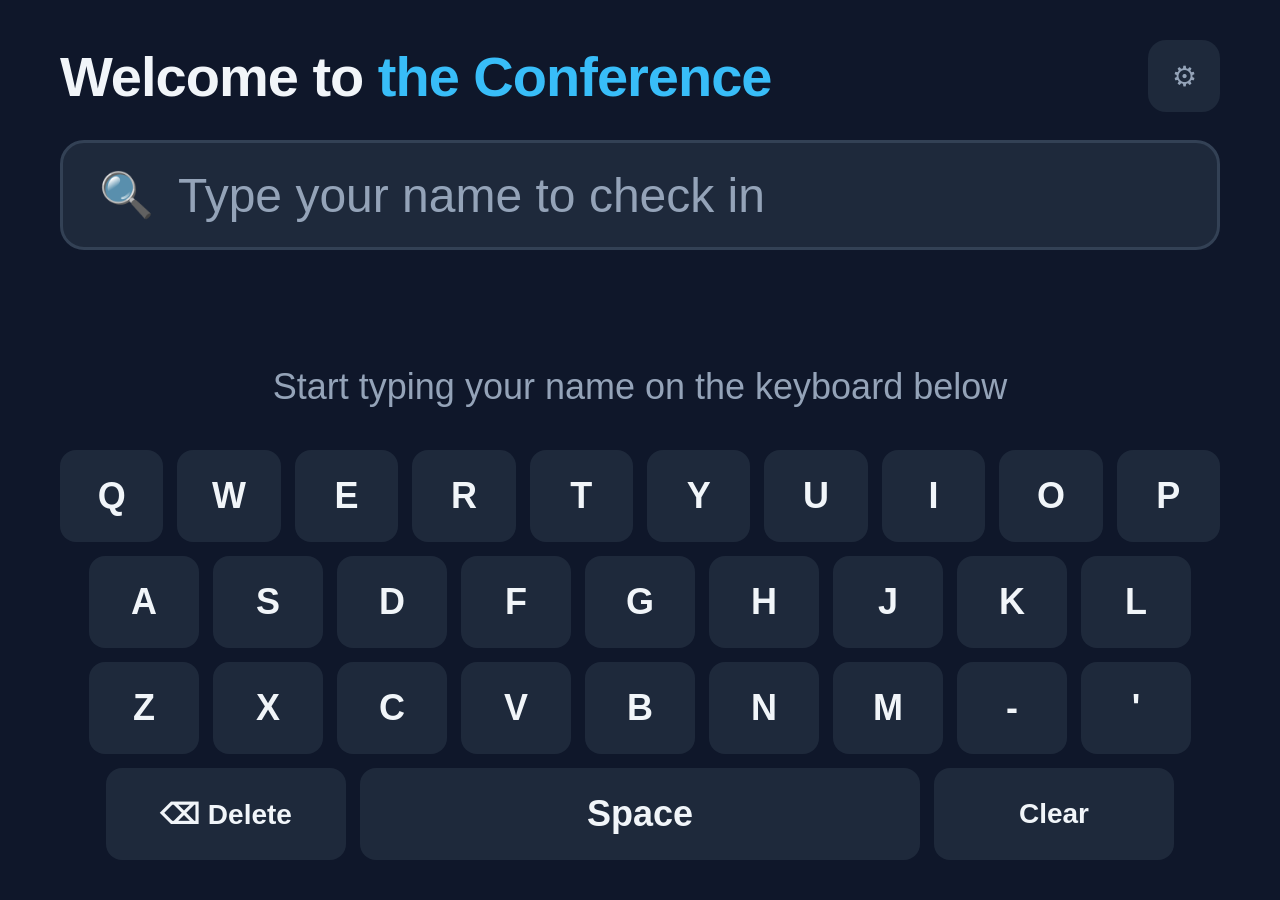
<file: visitor-check-in/index.html>
<!DOCTYPE html>
<html lang="en">
<head>
<meta charset="UTF-8">
<meta name="viewport" content="width=device-width, initial-scale=1.0, user-scalable=no">
<title>Conference Check-In</title>
<style>
  :root {
    --bg: #0f172a;
    --panel: #1e293b;
    --panel-light: #334155;
    --accent: #38bdf8;
    --accent-dark: #0284c7;
    --green: #22c55e;
    --green-dark: #16a34a;
    --red: #ef4444;
    --text: #f1f5f9;
    --text-dim: #94a3b8;
  }

  * { margin: 0; padding: 0; box-sizing: border-box; }

  html, body {
    height: 100%;
    overflow: hidden;
    font-family: -apple-system, "Segoe UI", Roboto, Helvetica, Arial, sans-serif;
    background: var(--bg);
    color: var(--text);
    -webkit-tap-highlight-color: transparent;
    user-select: none;
  }

  button {
    font-family: inherit;
    border: none;
    cursor: pointer;
    touch-action: manipulation;
  }

  /* ---------- Layout ---------- */
  #app {
    display: flex;
    flex-direction: column;
    height: 100%;
    padding: 40px 60px;
    gap: 28px;
  }

  header {
    display: flex;
    align-items: center;
    justify-content: space-between;
  }

  header h1 {
    font-size: 56px;
    font-weight: 800;
    letter-spacing: -1px;
  }

  header h1 span { color: var(--accent); }

  #adminBtn {
    background: var(--panel);
    color: var(--text-dim);
    font-size: 28px;
    width: 72px;
    height: 72px;
    border-radius: 18px;
  }

  /* ---------- Search ---------- */
  #searchBox {
    display: flex;
    align-items: center;
    background: var(--panel);
    border: 3px solid var(--panel-light);
    border-radius: 24px;
    padding: 0 36px;
    height: 110px;
    gap: 24px;
  }

  #searchBox .icon { font-size: 44px; color: var(--text-dim); }

  #searchInput {
    flex: 1;
    background: transparent;
    border: none;
    outline: none;
    color: var(--text);
    font-size: 48px;
    font-weight: 600;
    height: 100%;
    caret-color: var(--accent);
  }

  #searchInput::placeholder { color: var(--text-dim); font-weight: 400; }

  #clearBtn {
    background: var(--panel-light);
    color: var(--text);
    font-size: 30px;
    width: 64px;
    height: 64px;
    border-radius: 50%;
    display: none;
  }

  /* ---------- Results ---------- */
  #results {
    flex: 1;
    overflow-y: auto;
    display: grid;
    grid-template-columns: repeat(auto-fill, minmax(420px, 1fr));
    gap: 24px;
    align-content: start;
    padding-bottom: 8px;
  }

  .guest-card {
    background: var(--panel);
    border: 3px solid var(--panel-light);
    border-radius: 24px;
    padding: 32px 36px;
    text-align: left;
    color: var(--text);
    min-height: 140px;
    display: flex;
    flex-direction: column;
    justify-content: center;
    gap: 8px;
    transition: transform 0.08s;
  }

  .guest-card:active { transform: scale(0.97); border-color: var(--accent); }

  .guest-card .name { font-size: 38px; font-weight: 700; }
  .guest-card .company { font-size: 26px; color: var(--text-dim); }

  .guest-card .badge-tag {
    display: inline-block;
    font-size: 20px;
    font-weight: 700;
    color: var(--green);
    margin-top: 4px;
  }

  .guest-card.checked-in { border-color: var(--green); opacity: 0.85; }

  #emptyState {
    grid-column: 1 / -1;
    text-align: center;
    color: var(--text-dim);
    font-size: 36px;
    padding-top: 80px;
    line-height: 1.6;
  }

  /* ---------- On-screen keyboard ---------- */
  #keyboard {
    display: flex;
    flex-direction: column;
    gap: 14px;
  }

  .kb-row {
    display: flex;
    justify-content: center;
    gap: 14px;
  }

  .kb-key {
    background: var(--panel);
    color: var(--text);
    font-size: 36px;
    font-weight: 600;
    width: 110px;
    height: 92px;
    border-radius: 16px;
    transition: background 0.05s;
  }

  .kb-key:active { background: var(--accent-dark); }
  .kb-key.wide { width: 240px; font-size: 28px; }
  .kb-key.space { width: 560px; }

  /* ---------- Modal ---------- */
  .modal-overlay {
    position: fixed;
    inset: 0;
    background: rgba(0, 0, 0, 0.7);
    display: none;
    align-items: center;
    justify-content: center;
    z-index: 50;
  }

  .modal-overlay.open { display: flex; }

  .modal {
    background: var(--panel);
    border-radius: 32px;
    padding: 60px;
    width: 820px;
    max-width: 92vw;
    max-height: 90vh;
    overflow-y: auto;
    text-align: center;
  }

  .modal h2 { font-size: 48px; margin-bottom: 12px; }
  .modal .sub { font-size: 30px; color: var(--text-dim); margin-bottom: 44px; }

  .modal .big-name { font-size: 64px; font-weight: 800; margin-bottom: 8px; word-break: break-word; }
  .modal .big-company { font-size: 36px; color: var(--text-dim); margin-bottom: 48px; }

  .btn {
    border-radius: 20px;
    font-size: 34px;
    font-weight: 700;
    padding: 30px 48px;
    color: #fff;
  }

  .btn-primary { background: var(--green); }
  .btn-primary:active { background: var(--green-dark); }
  .btn-secondary { background: var(--panel-light); }
  .btn-accent { background: var(--accent-dark); }
  .btn-danger { background: var(--red); }
  .btn-block { display: block; width: 100%; margin-bottom: 20px; }

  .modal .btn-row { display: flex; gap: 20px; justify-content: center; }
  .modal .btn-row .btn { flex: 1; }

  /* ---------- Success screen ---------- */
  #successModal .check {
    width: 160px;
    height: 160px;
    border-radius: 50%;
    background: var(--green);
    color: #fff;
    font-size: 90px;
    line-height: 160px;
    margin: 0 auto 36px;
  }

  /* ---------- Admin ---------- */
  .admin-stats {
    display: flex;
    gap: 20px;
    margin-bottom: 36px;
  }

  .stat {
    flex: 1;
    background: var(--bg);
    border-radius: 20px;
    padding: 28px;
  }

  .stat .num { font-size: 56px; font-weight: 800; color: var(--accent); }
  .stat .label { font-size: 22px; color: var(--text-dim); }

  /* ---------- PIN pad ---------- */
  #pinDots { font-size: 48px; letter-spacing: 16px; margin-bottom: 36px; min-height: 64px; }

  .pin-grid {
    display: grid;
    grid-template-columns: repeat(3, 130px);
    gap: 18px;
    justify-content: center;
    margin-bottom: 36px;
  }

  .pin-key {
    background: var(--bg);
    color: var(--text);
    font-size: 40px;
    font-weight: 700;
    height: 110px;
    border-radius: 20px;
  }

  .pin-key:active { background: var(--accent-dark); }

  /* ---------- Walk-in registration ---------- */
  .walkin-cta { margin-top: 48px; }
  .walkin-cta .btn { font-size: 30px; display: inline-block; width: auto; }

  .walk-modal { width: 1240px; max-width: 96vw; text-align: left; }
  .walk-modal h2, .walk-modal .sub { text-align: center; }

  .field-label {
    display: block;
    font-size: 26px;
    color: var(--text-dim);
    margin: 22px 0 10px;
  }

  .walk-input {
    width: 100%;
    background: var(--bg);
    border: 3px solid var(--panel-light);
    border-radius: 16px;
    color: var(--text);
    font-size: 42px;
    font-weight: 600;
    padding: 0 24px;
    height: 92px;
    outline: none;
  }

  .walk-input::placeholder { color: var(--text-dim); font-weight: 400; }
  .walk-input.field-active { border-color: var(--accent); }

  .kb-compact { margin: 28px 0; display: flex; flex-direction: column; gap: 12px; }
  .kb-compact .kb-row { gap: 12px; }
  .kb-compact .kb-key { width: 100px; height: 80px; font-size: 32px; }
  .kb-compact .kb-key.wide { width: 190px; font-size: 26px; }
  .kb-compact .kb-key.space { width: 460px; }

  /* ---------- Print: 3x3 inch badge ---------- */
  #printArea { display: none; }

  @media print {
    @page { size: 3in 3in; margin: 0; }

    body { overflow: visible; background: #fff; }
    #app, .modal-overlay { display: none !important; }

    #printArea {
      display: flex;
      flex-direction: column;
      width: 3in;
      height: 3in;
      padding: 0.18in;
      background: #fff;
      color: #000;
      text-align: center;
      box-sizing: border-box;
    }

    #printArea .badge-event {
      font-size: 13pt;
      font-weight: 800;
      text-transform: uppercase;
      letter-spacing: 1px;
      border-bottom: 2.5pt solid #000;
      padding-bottom: 0.07in;
    }

    #printArea .badge-middle {
      flex: 1;
      display: flex;
      flex-direction: column;
      justify-content: center;
      gap: 0.06in;
      overflow: hidden;
    }

    #printArea .badge-name {
      font-weight: 800;
      line-height: 1.05;
      word-break: break-word;
    }

    #printArea .badge-company { font-size: 14pt; color: #333; word-break: break-word; }

    #printArea .badge-footer {
      display: flex;
      align-items: center;
      justify-content: space-between;
      gap: 0.12in;
      border-top: 2.5pt solid #000;
      padding-top: 0.07in;
    }

    #printArea .badge-footer.no-qr { justify-content: center; }

    #printArea .badge-role {
      font-size: 11pt;
      font-weight: 700;
      letter-spacing: 4px;
      text-transform: uppercase;
      text-align: left;
    }

    #printArea #badgeQr {
      flex: 0 0 auto;
      width: 0.85in;
      height: 0.85in;
    }

    #printArea #badgeQr svg { width: 100%; height: 100%; display: block; }
  }
</style>
</head>
<body>

<div id="app">
  <header>
    <h1 id="eventTitle">Welcome to <span>the Conference</span></h1>
    <button id="adminBtn" aria-label="Admin">&#9881;</button>
  </header>

  <div id="searchBox">
    <span class="icon">&#128269;</span>
    <input id="searchInput" type="text" placeholder="Type your name to check in" readonly>
    <button id="clearBtn">&#10005;</button>
  </div>

  <div id="results">
    <div id="emptyState">Start typing your name on the keyboard below</div>
  </div>

  <div id="keyboard"></div>
</div>

<!-- Confirm check-in -->
<div class="modal-overlay" id="confirmModal">
  <div class="modal">
    <h2>Is this you?</h2>
    <p class="sub" id="confirmSub">Confirm to check in and print your badge</p>
    <div class="big-name" id="confirmName"></div>
    <div class="big-company" id="confirmCompany"></div>
    <div class="btn-row">
      <button class="btn btn-secondary" id="confirmCancel">Back</button>
      <button class="btn btn-primary" id="confirmOk">Check In &amp; Print Badge</button>
    </div>
  </div>
</div>

<!-- Success -->
<div class="modal-overlay" id="successModal">
  <div class="modal">
    <div class="check">&#10003;</div>
    <h2 id="successName">You're checked in!</h2>
    <p class="sub">Your badge is printing. Enjoy the conference!</p>
    <button class="btn btn-primary" id="successDone" style="width:100%">Done</button>
  </div>
</div>

<!-- Walk-in registration -->
<div class="modal-overlay" id="walkModal">
  <div class="modal walk-modal">
    <h2>Walk-In Check-In</h2>
    <p class="sub">Not on the list? Add your details to check in and print a badge.</p>
    <label class="field-label" for="walkName">Your name</label>
    <input id="walkName" class="walk-input" type="text" placeholder="Full name" readonly>
    <label class="field-label" for="walkCompany">Company / organization</label>
    <input id="walkCompany" class="walk-input" type="text" placeholder="Optional" readonly>
    <div id="walkKeyboard" class="kb-compact"></div>
    <div class="btn-row">
      <button class="btn btn-secondary" id="walkCancel">Cancel</button>
      <button class="btn btn-primary" id="walkOk">Check In &amp; Print Badge</button>
    </div>
  </div>
</div>

<!-- PIN pad -->
<div class="modal-overlay" id="pinModal">
  <div class="modal" style="width:560px">
    <h2>Staff Access</h2>
    <p class="sub">Enter the admin PIN</p>
    <div id="pinDots"></div>
    <div class="pin-grid" id="pinGrid"></div>
    <button class="btn btn-secondary" id="pinCancel" style="width:100%">Cancel</button>
  </div>
</div>

<!-- Admin panel -->
<div class="modal-overlay" id="adminModal">
  <div class="modal" style="text-align:left">
    <h2 style="text-align:center">Admin</h2>
    <p class="sub" style="text-align:center">Manage the guest list and check-ins</p>

    <div class="admin-stats">
      <div class="stat"><div class="num" id="statTotal">0</div><div class="label">Registered</div></div>
      <div class="stat"><div class="num" id="statIn">0</div><div class="label">Checked in</div></div>
      <div class="stat"><div class="num" id="statRemaining">0</div><div class="label">Remaining</div></div>
    </div>

    <button class="btn btn-accent btn-block" id="uploadBtn">Upload Guest List (CSV)</button>
    <input type="file" id="csvFile" accept=".csv,text/csv" style="display:none">
    <button class="btn btn-accent btn-block" id="renameBtn">Set Event Name</button>
    <button class="btn btn-secondary btn-block" id="exportBtn">Export Check-In Report (CSV)</button>
    <button class="btn btn-secondary btn-block" id="qrToggleBtn">Badge QR Code: On</button>
    <button class="btn btn-secondary btn-block" id="testPrintBtn">Print Test Badge</button>
    <button class="btn btn-danger btn-block" id="resetBtn">Reset All Check-Ins</button>
    <button class="btn btn-secondary btn-block" id="adminClose" style="margin-bottom:0">Close</button>
  </div>
</div>

<!-- 3in x 3in printable badge -->
<div id="printArea">
  <div class="badge-event" id="badgeEvent"></div>
  <div class="badge-middle">
    <div class="badge-name" id="badgeName"></div>
    <div class="badge-company" id="badgeCompany"></div>
  </div>
  <div class="badge-footer" id="badgeFooter">
    <span class="badge-role">Attendee</span>
    <span id="badgeQr"></span>
  </div>
</div>

<script>
//---------------------------------------------------------------------
//
// QR Code Generator for JavaScript
//
// Copyright (c) 2009 Kazuhiko Arase
//
// URL: http://www.d-project.com/
//
// Licensed under the MIT license:
//  http://www.opensource.org/licenses/mit-license.php
//
// The word 'QR Code' is registered trademark of
// DENSO WAVE INCORPORATED
//  http://www.denso-wave.com/qrcode/faqpatent-e.html
//
//---------------------------------------------------------------------

var qrcode = function() {

  //---------------------------------------------------------------------
  // qrcode
  //---------------------------------------------------------------------

  /**
   * qrcode
   * @param typeNumber 1 to 40
   * @param errorCorrectionLevel 'L','M','Q','H'
   */
  var qrcode = function(typeNumber, errorCorrectionLevel) {

    var PAD0 = 0xEC;
    var PAD1 = 0x11;

    var _typeNumber = typeNumber;
    var _errorCorrectionLevel = QRErrorCorrectionLevel[errorCorrectionLevel];
    var _modules = null;
    var _moduleCount = 0;
    var _dataCache = null;
    var _dataList = [];

    var _this = {};

    var makeImpl = function(test, maskPattern) {

      _moduleCount = _typeNumber * 4 + 17;
      _modules = function(moduleCount) {
        var modules = new Array(moduleCount);
        for (var row = 0; row < moduleCount; row += 1) {
          modules[row] = new Array(moduleCount);
          for (var col = 0; col < moduleCount; col += 1) {
            modules[row][col] = null;
          }
        }
        return modules;
      }(_moduleCount);

      setupPositionProbePattern(0, 0);
      setupPositionProbePattern(_moduleCount - 7, 0);
      setupPositionProbePattern(0, _moduleCount - 7);
      setupPositionAdjustPattern();
      setupTimingPattern();
      setupTypeInfo(test, maskPattern);

      if (_typeNumber >= 7) {
        setupTypeNumber(test);
      }

      if (_dataCache == null) {
        _dataCache = createData(_typeNumber, _errorCorrectionLevel, _dataList);
      }

      mapData(_dataCache, maskPattern);
    };

    var setupPositionProbePattern = function(row, col) {

      for (var r = -1; r <= 7; r += 1) {

        if (row + r <= -1 || _moduleCount <= row + r) continue;

        for (var c = -1; c <= 7; c += 1) {

          if (col + c <= -1 || _moduleCount <= col + c) continue;

          if ( (0 <= r && r <= 6 && (c == 0 || c == 6) )
              || (0 <= c && c <= 6 && (r == 0 || r == 6) )
              || (2 <= r && r <= 4 && 2 <= c && c <= 4) ) {
            _modules[row + r][col + c] = true;
          } else {
            _modules[row + r][col + c] = false;
          }
        }
      }
    };

    var getBestMaskPattern = function() {

      var minLostPoint = 0;
      var pattern = 0;

      for (var i = 0; i < 8; i += 1) {

        makeImpl(true, i);

        var lostPoint = QRUtil.getLostPoint(_this);

        if (i == 0 || minLostPoint > lostPoint) {
          minLostPoint = lostPoint;
          pattern = i;
        }
      }

      return pattern;
    };

    var setupTimingPattern = function() {

      for (var r = 8; r < _moduleCount - 8; r += 1) {
        if (_modules[r][6] != null) {
          continue;
        }
        _modules[r][6] = (r % 2 == 0);
      }

      for (var c = 8; c < _moduleCount - 8; c += 1) {
        if (_modules[6][c] != null) {
          continue;
        }
        _modules[6][c] = (c % 2 == 0);
      }
    };

    var setupPositionAdjustPattern = function() {

      var pos = QRUtil.getPatternPosition(_typeNumber);

      for (var i = 0; i < pos.length; i += 1) {

        for (var j = 0; j < pos.length; j += 1) {

          var row = pos[i];
          var col = pos[j];

          if (_modules[row][col] != null) {
            continue;
          }

          for (var r = -2; r <= 2; r += 1) {

            for (var c = -2; c <= 2; c += 1) {

              if (r == -2 || r == 2 || c == -2 || c == 2
                  || (r == 0 && c == 0) ) {
                _modules[row + r][col + c] = true;
              } else {
                _modules[row + r][col + c] = false;
              }
            }
          }
        }
      }
    };

    var setupTypeNumber = function(test) {

      var bits = QRUtil.getBCHTypeNumber(_typeNumber);

      for (var i = 0; i < 18; i += 1) {
        var mod = (!test && ( (bits >> i) & 1) == 1);
        _modules[Math.floor(i / 3)][i % 3 + _moduleCount - 8 - 3] = mod;
      }

      for (var i = 0; i < 18; i += 1) {
        var mod = (!test && ( (bits >> i) & 1) == 1);
        _modules[i % 3 + _moduleCount - 8 - 3][Math.floor(i / 3)] = mod;
      }
    };

    var setupTypeInfo = function(test, maskPattern) {

      var data = (_errorCorrectionLevel << 3) | maskPattern;
      var bits = QRUtil.getBCHTypeInfo(data);

      // vertical
      for (var i = 0; i < 15; i += 1) {

        var mod = (!test && ( (bits >> i) & 1) == 1);

        if (i < 6) {
          _modules[i][8] = mod;
        } else if (i < 8) {
          _modules[i + 1][8] = mod;
        } else {
          _modules[_moduleCount - 15 + i][8] = mod;
        }
      }

      // horizontal
      for (var i = 0; i < 15; i += 1) {

        var mod = (!test && ( (bits >> i) & 1) == 1);

        if (i < 8) {
          _modules[8][_moduleCount - i - 1] = mod;
        } else if (i < 9) {
          _modules[8][15 - i - 1 + 1] = mod;
        } else {
          _modules[8][15 - i - 1] = mod;
        }
      }

      // fixed module
      _modules[_moduleCount - 8][8] = (!test);
    };

    var mapData = function(data, maskPattern) {

      var inc = -1;
      var row = _moduleCount - 1;
      var bitIndex = 7;
      var byteIndex = 0;
      var maskFunc = QRUtil.getMaskFunction(maskPattern);

      for (var col = _moduleCount - 1; col > 0; col -= 2) {

        if (col == 6) col -= 1;

        while (true) {

          for (var c = 0; c < 2; c += 1) {

            if (_modules[row][col - c] == null) {

              var dark = false;

              if (byteIndex < data.length) {
                dark = ( ( (data[byteIndex] >>> bitIndex) & 1) == 1);
              }

              var mask = maskFunc(row, col - c);

              if (mask) {
                dark = !dark;
              }

              _modules[row][col - c] = dark;
              bitIndex -= 1;

              if (bitIndex == -1) {
                byteIndex += 1;
                bitIndex = 7;
              }
            }
          }

          row += inc;

          if (row < 0 || _moduleCount <= row) {
            row -= inc;
            inc = -inc;
            break;
          }
        }
      }
    };

    var createBytes = function(buffer, rsBlocks) {

      var offset = 0;

      var maxDcCount = 0;
      var maxEcCount = 0;

      var dcdata = new Array(rsBlocks.length);
      var ecdata = new Array(rsBlocks.length);

      for (var r = 0; r < rsBlocks.length; r += 1) {

        var dcCount = rsBlocks[r].dataCount;
        var ecCount = rsBlocks[r].totalCount - dcCount;

        maxDcCount = Math.max(maxDcCount, dcCount);
        maxEcCount = Math.max(maxEcCount, ecCount);

        dcdata[r] = new Array(dcCount);

        for (var i = 0; i < dcdata[r].length; i += 1) {
          dcdata[r][i] = 0xff & buffer.getBuffer()[i + offset];
        }
        offset += dcCount;

        var rsPoly = QRUtil.getErrorCorrectPolynomial(ecCount);
        var rawPoly = qrPolynomial(dcdata[r], rsPoly.getLength() - 1);

        var modPoly = rawPoly.mod(rsPoly);
        ecdata[r] = new Array(rsPoly.getLength() - 1);
        for (var i = 0; i < ecdata[r].length; i += 1) {
          var modIndex = i + modPoly.getLength() - ecdata[r].length;
          ecdata[r][i] = (modIndex >= 0)? modPoly.getAt(modIndex) : 0;
        }
      }

      var totalCodeCount = 0;
      for (var i = 0; i < rsBlocks.length; i += 1) {
        totalCodeCount += rsBlocks[i].totalCount;
      }

      var data = new Array(totalCodeCount);
      var index = 0;

      for (var i = 0; i < maxDcCount; i += 1) {
        for (var r = 0; r < rsBlocks.length; r += 1) {
          if (i < dcdata[r].length) {
            data[index] = dcdata[r][i];
            index += 1;
          }
        }
      }

      for (var i = 0; i < maxEcCount; i += 1) {
        for (var r = 0; r < rsBlocks.length; r += 1) {
          if (i < ecdata[r].length) {
            data[index] = ecdata[r][i];
            index += 1;
          }
        }
      }

      return data;
    };

    var createData = function(typeNumber, errorCorrectionLevel, dataList) {

      var rsBlocks = QRRSBlock.getRSBlocks(typeNumber, errorCorrectionLevel);

      var buffer = qrBitBuffer();

      for (var i = 0; i < dataList.length; i += 1) {
        var data = dataList[i];
        buffer.put(data.getMode(), 4);
        buffer.put(data.getLength(), QRUtil.getLengthInBits(data.getMode(), typeNumber) );
        data.write(buffer);
      }

      // calc num max data.
      var totalDataCount = 0;
      for (var i = 0; i < rsBlocks.length; i += 1) {
        totalDataCount += rsBlocks[i].dataCount;
      }

      if (buffer.getLengthInBits() > totalDataCount * 8) {
        throw 'code length overflow. ('
          + buffer.getLengthInBits()
          + '>'
          + totalDataCount * 8
          + ')';
      }

      // end code
      if (buffer.getLengthInBits() + 4 <= totalDataCount * 8) {
        buffer.put(0, 4);
      }

      // padding
      while (buffer.getLengthInBits() % 8 != 0) {
        buffer.putBit(false);
      }

      // padding
      while (true) {

        if (buffer.getLengthInBits() >= totalDataCount * 8) {
          break;
        }
        buffer.put(PAD0, 8);

        if (buffer.getLengthInBits() >= totalDataCount * 8) {
          break;
        }
        buffer.put(PAD1, 8);
      }

      return createBytes(buffer, rsBlocks);
    };

    _this.addData = function(data, mode) {

      mode = mode || 'Byte';

      var newData = null;

      switch(mode) {
      case 'Numeric' :
        newData = qrNumber(data);
        break;
      case 'Alphanumeric' :
        newData = qrAlphaNum(data);
        break;
      case 'Byte' :
        newData = qr8BitByte(data);
        break;
      case 'Kanji' :
        newData = qrKanji(data);
        break;
      default :
        throw 'mode:' + mode;
      }

      _dataList.push(newData);
      _dataCache = null;
    };

    _this.isDark = function(row, col) {
      if (row < 0 || _moduleCount <= row || col < 0 || _moduleCount <= col) {
        throw row + ',' + col;
      }
      return _modules[row][col];
    };

    _this.getModuleCount = function() {
      return _moduleCount;
    };

    _this.make = function() {
      if (_typeNumber < 1) {
        var typeNumber = 1;

        for (; typeNumber < 40; typeNumber++) {
          var rsBlocks = QRRSBlock.getRSBlocks(typeNumber, _errorCorrectionLevel);
          var buffer = qrBitBuffer();

          for (var i = 0; i < _dataList.length; i++) {
            var data = _dataList[i];
            buffer.put(data.getMode(), 4);
            buffer.put(data.getLength(), QRUtil.getLengthInBits(data.getMode(), typeNumber) );
            data.write(buffer);
          }

          var totalDataCount = 0;
          for (var i = 0; i < rsBlocks.length; i++) {
            totalDataCount += rsBlocks[i].dataCount;
          }

          if (buffer.getLengthInBits() <= totalDataCount * 8) {
            break;
          }
        }

        _typeNumber = typeNumber;
      }

      makeImpl(false, getBestMaskPattern() );
    };

    _this.createTableTag = function(cellSize, margin) {

      cellSize = cellSize || 2;
      margin = (typeof margin == 'undefined')? cellSize * 4 : margin;

      var qrHtml = '';

      qrHtml += '<table style="';
      qrHtml += ' border-width: 0px; border-style: none;';
      qrHtml += ' border-collapse: collapse;';
      qrHtml += ' padding: 0px; margin: ' + margin + 'px;';
      qrHtml += '">';
      qrHtml += '<tbody>';

      for (var r = 0; r < _this.getModuleCount(); r += 1) {

        qrHtml += '<tr>';

        for (var c = 0; c < _this.getModuleCount(); c += 1) {
          qrHtml += '<td style="';
          qrHtml += ' border-width: 0px; border-style: none;';
          qrHtml += ' border-collapse: collapse;';
          qrHtml += ' padding: 0px; margin: 0px;';
          qrHtml += ' width: ' + cellSize + 'px;';
          qrHtml += ' height: ' + cellSize + 'px;';
          qrHtml += ' background-color: ';
          qrHtml += _this.isDark(r, c)? '#000000' : '#ffffff';
          qrHtml += ';';
          qrHtml += '"/>';
        }

        qrHtml += '</tr>';
      }

      qrHtml += '</tbody>';
      qrHtml += '</table>';

      return qrHtml;
    };

    _this.createSvgTag = function(cellSize, margin, alt, title) {

      var opts = {};
      if (typeof arguments[0] == 'object') {
        // Called by options.
        opts = arguments[0];
        // overwrite cellSize and margin.
        cellSize = opts.cellSize;
        margin = opts.margin;
        alt = opts.alt;
        title = opts.title;
      }

      cellSize = cellSize || 2;
      margin = (typeof margin == 'undefined')? cellSize * 4 : margin;

      // Compose alt property surrogate
      alt = (typeof alt === 'string') ? {text: alt} : alt || {};
      alt.text = alt.text || null;
      alt.id = (alt.text) ? alt.id || 'qrcode-description' : null;

      // Compose title property surrogate
      title = (typeof title === 'string') ? {text: title} : title || {};
      title.text = title.text || null;
      title.id = (title.text) ? title.id || 'qrcode-title' : null;

      var size = _this.getModuleCount() * cellSize + margin * 2;
      var c, mc, r, mr, qrSvg='', rect;

      rect = 'l' + cellSize + ',0 0,' + cellSize +
        ' -' + cellSize + ',0 0,-' + cellSize + 'z ';

      qrSvg += '<svg version="1.1" xmlns="http://www.w3.org/2000/svg"';
      qrSvg += !opts.scalable ? ' width="' + size + 'px" height="' + size + 'px"' : '';
      qrSvg += ' viewBox="0 0 ' + size + ' ' + size + '" ';
      qrSvg += ' preserveAspectRatio="xMinYMin meet"';
      qrSvg += (title.text || alt.text) ? ' role="img" aria-labelledby="' +
          escapeXml([title.id, alt.id].join(' ').trim() ) + '"' : '';
      qrSvg += '>';
      qrSvg += (title.text) ? '<title id="' + escapeXml(title.id) + '">' +
          escapeXml(title.text) + '</title>' : '';
      qrSvg += (alt.text) ? '<description id="' + escapeXml(alt.id) + '">' +
          escapeXml(alt.text) + '</description>' : '';
      qrSvg += '<rect width="100%" height="100%" fill="white" cx="0" cy="0"/>';
      qrSvg += '<path d="';

      for (r = 0; r < _this.getModuleCount(); r += 1) {
        mr = r * cellSize + margin;
        for (c = 0; c < _this.getModuleCount(); c += 1) {
          if (_this.isDark(r, c) ) {
            mc = c*cellSize+margin;
            qrSvg += 'M' + mc + ',' + mr + rect;
          }
        }
      }

      qrSvg += '" stroke="transparent" fill="black"/>';
      qrSvg += '</svg>';

      return qrSvg;
    };

    _this.createDataURL = function(cellSize, margin) {

      cellSize = cellSize || 2;
      margin = (typeof margin == 'undefined')? cellSize * 4 : margin;

      var size = _this.getModuleCount() * cellSize + margin * 2;
      var min = margin;
      var max = size - margin;

      return createDataURL(size, size, function(x, y) {
        if (min <= x && x < max && min <= y && y < max) {
          var c = Math.floor( (x - min) / cellSize);
          var r = Math.floor( (y - min) / cellSize);
          return _this.isDark(r, c)? 0 : 1;
        } else {
          return 1;
        }
      } );
    };

    _this.createImgTag = function(cellSize, margin, alt) {

      cellSize = cellSize || 2;
      margin = (typeof margin == 'undefined')? cellSize * 4 : margin;

      var size = _this.getModuleCount() * cellSize + margin * 2;

      var img = '';
      img += '<img';
      img += '\u0020src="';
      img += _this.createDataURL(cellSize, margin);
      img += '"';
      img += '\u0020width="';
      img += size;
      img += '"';
      img += '\u0020height="';
      img += size;
      img += '"';
      if (alt) {
        img += '\u0020alt="';
        img += escapeXml(alt);
        img += '"';
      }
      img += '/>';

      return img;
    };

    var escapeXml = function(s) {
      var escaped = '';
      for (var i = 0; i < s.length; i += 1) {
        var c = s.charAt(i);
        switch(c) {
        case '<': escaped += '&lt;'; break;
        case '>': escaped += '&gt;'; break;
        case '&': escaped += '&amp;'; break;
        case '"': escaped += '&quot;'; break;
        default : escaped += c; break;
        }
      }
      return escaped;
    };

    var _createHalfASCII = function(margin) {
      var cellSize = 1;
      margin = (typeof margin == 'undefined')? cellSize * 2 : margin;

      var size = _this.getModuleCount() * cellSize + margin * 2;
      var min = margin;
      var max = size - margin;

      var y, x, r1, r2, p;

      var blocks = {
        '██': '█',
        '█ ': '▀',
        ' █': '▄',
        '  ': ' '
      };

      var blocksLastLineNoMargin = {
        '██': '▀',
        '█ ': '▀',
        ' █': ' ',
        '  ': ' '
      };

      var ascii = '';
      for (y = 0; y < size; y += 2) {
        r1 = Math.floor((y - min) / cellSize);
        r2 = Math.floor((y + 1 - min) / cellSize);
        for (x = 0; x < size; x += 1) {
          p = '█';

          if (min <= x && x < max && min <= y && y < max && _this.isDark(r1, Math.floor((x - min) / cellSize))) {
            p = ' ';
          }

          if (min <= x && x < max && min <= y+1 && y+1 < max && _this.isDark(r2, Math.floor((x - min) / cellSize))) {
            p += ' ';
          }
          else {
            p += '█';
          }

          // Output 2 characters per pixel, to create full square. 1 character per pixels gives only half width of square.
          ascii += (margin < 1 && y+1 >= max) ? blocksLastLineNoMargin[p] : blocks[p];
        }

        ascii += '\n';
      }

      if (size % 2 && margin > 0) {
        return ascii.substring(0, ascii.length - size - 1) + Array(size+1).join('▀');
      }

      return ascii.substring(0, ascii.length-1);
    };

    _this.createASCII = function(cellSize, margin) {
      cellSize = cellSize || 1;

      if (cellSize < 2) {
        return _createHalfASCII(margin);
      }

      cellSize -= 1;
      margin = (typeof margin == 'undefined')? cellSize * 2 : margin;

      var size = _this.getModuleCount() * cellSize + margin * 2;
      var min = margin;
      var max = size - margin;

      var y, x, r, p;

      var white = Array(cellSize+1).join('██');
      var black = Array(cellSize+1).join('  ');

      var ascii = '';
      var line = '';
      for (y = 0; y < size; y += 1) {
        r = Math.floor( (y - min) / cellSize);
        line = '';
        for (x = 0; x < size; x += 1) {
          p = 1;

          if (min <= x && x < max && min <= y && y < max && _this.isDark(r, Math.floor((x - min) / cellSize))) {
            p = 0;
          }

          // Output 2 characters per pixel, to create full square. 1 character per pixels gives only half width of square.
          line += p ? white : black;
        }

        for (r = 0; r < cellSize; r += 1) {
          ascii += line + '\n';
        }
      }

      return ascii.substring(0, ascii.length-1);
    };

    _this.renderTo2dContext = function(context, cellSize) {
      cellSize = cellSize || 2;
      var length = _this.getModuleCount();
      for (var row = 0; row < length; row++) {
        for (var col = 0; col < length; col++) {
          context.fillStyle = _this.isDark(row, col) ? 'black' : 'white';
          context.fillRect(col * cellSize, row * cellSize, cellSize, cellSize);
        }
      }
    }

    return _this;
  };

  //---------------------------------------------------------------------
  // qrcode.stringToBytes
  //---------------------------------------------------------------------

  qrcode.stringToBytesFuncs = {
    'default' : function(s) {
      var bytes = [];
      for (var i = 0; i < s.length; i += 1) {
        var c = s.charCodeAt(i);
        bytes.push(c & 0xff);
      }
      return bytes;
    }
  };

  qrcode.stringToBytes = qrcode.stringToBytesFuncs['default'];

  //---------------------------------------------------------------------
  // qrcode.createStringToBytes
  //---------------------------------------------------------------------

  /**
   * @param unicodeData base64 string of byte array.
   * [16bit Unicode],[16bit Bytes], ...
   * @param numChars
   */
  qrcode.createStringToBytes = function(unicodeData, numChars) {

    // create conversion map.

    var unicodeMap = function() {

      var bin = base64DecodeInputStream(unicodeData);
      var read = function() {
        var b = bin.read();
        if (b == -1) throw 'eof';
        return b;
      };

      var count = 0;
      var unicodeMap = {};
      while (true) {
        var b0 = bin.read();
        if (b0 == -1) break;
        var b1 = read();
        var b2 = read();
        var b3 = read();
        var k = String.fromCharCode( (b0 << 8) | b1);
        var v = (b2 << 8) | b3;
        unicodeMap[k] = v;
        count += 1;
      }
      if (count != numChars) {
        throw count + ' != ' + numChars;
      }

      return unicodeMap;
    }();

    var unknownChar = '?'.charCodeAt(0);

    return function(s) {
      var bytes = [];
      for (var i = 0; i < s.length; i += 1) {
        var c = s.charCodeAt(i);
        if (c < 128) {
          bytes.push(c);
        } else {
          var b = unicodeMap[s.charAt(i)];
          if (typeof b == 'number') {
            if ( (b & 0xff) == b) {
              // 1byte
              bytes.push(b);
            } else {
              // 2bytes
              bytes.push(b >>> 8);
              bytes.push(b & 0xff);
            }
          } else {
            bytes.push(unknownChar);
          }
        }
      }
      return bytes;
    };
  };

  //---------------------------------------------------------------------
  // QRMode
  //---------------------------------------------------------------------

  var QRMode = {
    MODE_NUMBER :    1 << 0,
    MODE_ALPHA_NUM : 1 << 1,
    MODE_8BIT_BYTE : 1 << 2,
    MODE_KANJI :     1 << 3
  };

  //---------------------------------------------------------------------
  // QRErrorCorrectionLevel
  //---------------------------------------------------------------------

  var QRErrorCorrectionLevel = {
    L : 1,
    M : 0,
    Q : 3,
    H : 2
  };

  //---------------------------------------------------------------------
  // QRMaskPattern
  //---------------------------------------------------------------------

  var QRMaskPattern = {
    PATTERN000 : 0,
    PATTERN001 : 1,
    PATTERN010 : 2,
    PATTERN011 : 3,
    PATTERN100 : 4,
    PATTERN101 : 5,
    PATTERN110 : 6,
    PATTERN111 : 7
  };

  //---------------------------------------------------------------------
  // QRUtil
  //---------------------------------------------------------------------

  var QRUtil = function() {

    var PATTERN_POSITION_TABLE = [
      [],
      [6, 18],
      [6, 22],
      [6, 26],
      [6, 30],
      [6, 34],
      [6, 22, 38],
      [6, 24, 42],
      [6, 26, 46],
      [6, 28, 50],
      [6, 30, 54],
      [6, 32, 58],
      [6, 34, 62],
      [6, 26, 46, 66],
      [6, 26, 48, 70],
      [6, 26, 50, 74],
      [6, 30, 54, 78],
      [6, 30, 56, 82],
      [6, 30, 58, 86],
      [6, 34, 62, 90],
      [6, 28, 50, 72, 94],
      [6, 26, 50, 74, 98],
      [6, 30, 54, 78, 102],
      [6, 28, 54, 80, 106],
      [6, 32, 58, 84, 110],
      [6, 30, 58, 86, 114],
      [6, 34, 62, 90, 118],
      [6, 26, 50, 74, 98, 122],
      [6, 30, 54, 78, 102, 126],
      [6, 26, 52, 78, 104, 130],
      [6, 30, 56, 82, 108, 134],
      [6, 34, 60, 86, 112, 138],
      [6, 30, 58, 86, 114, 142],
      [6, 34, 62, 90, 118, 146],
      [6, 30, 54, 78, 102, 126, 150],
      [6, 24, 50, 76, 102, 128, 154],
      [6, 28, 54, 80, 106, 132, 158],
      [6, 32, 58, 84, 110, 136, 162],
      [6, 26, 54, 82, 110, 138, 166],
      [6, 30, 58, 86, 114, 142, 170]
    ];
    var G15 = (1 << 10) | (1 << 8) | (1 << 5) | (1 << 4) | (1 << 2) | (1 << 1) | (1 << 0);
    var G18 = (1 << 12) | (1 << 11) | (1 << 10) | (1 << 9) | (1 << 8) | (1 << 5) | (1 << 2) | (1 << 0);
    var G15_MASK = (1 << 14) | (1 << 12) | (1 << 10) | (1 << 4) | (1 << 1);

    var _this = {};

    var getBCHDigit = function(data) {
      var digit = 0;
      while (data != 0) {
        digit += 1;
        data >>>= 1;
      }
      return digit;
    };

    _this.getBCHTypeInfo = function(data) {
      var d = data << 10;
      while (getBCHDigit(d) - getBCHDigit(G15) >= 0) {
        d ^= (G15 << (getBCHDigit(d) - getBCHDigit(G15) ) );
      }
      return ( (data << 10) | d) ^ G15_MASK;
    };

    _this.getBCHTypeNumber = function(data) {
      var d = data << 12;
      while (getBCHDigit(d) - getBCHDigit(G18) >= 0) {
        d ^= (G18 << (getBCHDigit(d) - getBCHDigit(G18) ) );
      }
      return (data << 12) | d;
    };

    _this.getPatternPosition = function(typeNumber) {
      return PATTERN_POSITION_TABLE[typeNumber - 1];
    };

    _this.getMaskFunction = function(maskPattern) {

      switch (maskPattern) {

      case QRMaskPattern.PATTERN000 :
        return function(i, j) { return (i + j) % 2 == 0; };
      case QRMaskPattern.PATTERN001 :
        return function(i, j) { return i % 2 == 0; };
      case QRMaskPattern.PATTERN010 :
        return function(i, j) { return j % 3 == 0; };
      case QRMaskPattern.PATTERN011 :
        return function(i, j) { return (i + j) % 3 == 0; };
      case QRMaskPattern.PATTERN100 :
        return function(i, j) { return (Math.floor(i / 2) + Math.floor(j / 3) ) % 2 == 0; };
      case QRMaskPattern.PATTERN101 :
        return function(i, j) { return (i * j) % 2 + (i * j) % 3 == 0; };
      case QRMaskPattern.PATTERN110 :
        return function(i, j) { return ( (i * j) % 2 + (i * j) % 3) % 2 == 0; };
      case QRMaskPattern.PATTERN111 :
        return function(i, j) { return ( (i * j) % 3 + (i + j) % 2) % 2 == 0; };

      default :
        throw 'bad maskPattern:' + maskPattern;
      }
    };

    _this.getErrorCorrectPolynomial = function(errorCorrectLength) {
      var a = qrPolynomial([1], 0);
      for (var i = 0; i < errorCorrectLength; i += 1) {
        a = a.multiply(qrPolynomial([1, QRMath.gexp(i)], 0) );
      }
      return a;
    };

    _this.getLengthInBits = function(mode, type) {

      if (1 <= type && type < 10) {

        // 1 - 9

        switch(mode) {
        case QRMode.MODE_NUMBER    : return 10;
        case QRMode.MODE_ALPHA_NUM : return 9;
        case QRMode.MODE_8BIT_BYTE : return 8;
        case QRMode.MODE_KANJI     : return 8;
        default :
          throw 'mode:' + mode;
        }

      } else if (type < 27) {

        // 10 - 26

        switch(mode) {
        case QRMode.MODE_NUMBER    : return 12;
        case QRMode.MODE_ALPHA_NUM : return 11;
        case QRMode.MODE_8BIT_BYTE : return 16;
        case QRMode.MODE_KANJI     : return 10;
        default :
          throw 'mode:' + mode;
        }

      } else if (type < 41) {

        // 27 - 40

        switch(mode) {
        case QRMode.MODE_NUMBER    : return 14;
        case QRMode.MODE_ALPHA_NUM : return 13;
        case QRMode.MODE_8BIT_BYTE : return 16;
        case QRMode.MODE_KANJI     : return 12;
        default :
          throw 'mode:' + mode;
        }

      } else {
        throw 'type:' + type;
      }
    };

    _this.getLostPoint = function(qrcode) {

      var moduleCount = qrcode.getModuleCount();

      var lostPoint = 0;

      // LEVEL1

      for (var row = 0; row < moduleCount; row += 1) {
        for (var col = 0; col < moduleCount; col += 1) {

          var sameCount = 0;
          var dark = qrcode.isDark(row, col);

          for (var r = -1; r <= 1; r += 1) {

            if (row + r < 0 || moduleCount <= row + r) {
              continue;
            }

            for (var c = -1; c <= 1; c += 1) {

              if (col + c < 0 || moduleCount <= col + c) {
                continue;
              }

              if (r == 0 && c == 0) {
                continue;
              }

              if (dark == qrcode.isDark(row + r, col + c) ) {
                sameCount += 1;
              }
            }
          }

          if (sameCount > 5) {
            lostPoint += (3 + sameCount - 5);
          }
        }
      };

      // LEVEL2

      for (var row = 0; row < moduleCount - 1; row += 1) {
        for (var col = 0; col < moduleCount - 1; col += 1) {
          var count = 0;
          if (qrcode.isDark(row, col) ) count += 1;
          if (qrcode.isDark(row + 1, col) ) count += 1;
          if (qrcode.isDark(row, col + 1) ) count += 1;
          if (qrcode.isDark(row + 1, col + 1) ) count += 1;
          if (count == 0 || count == 4) {
            lostPoint += 3;
          }
        }
      }

      // LEVEL3

      for (var row = 0; row < moduleCount; row += 1) {
        for (var col = 0; col < moduleCount - 6; col += 1) {
          if (qrcode.isDark(row, col)
              && !qrcode.isDark(row, col + 1)
              &&  qrcode.isDark(row, col + 2)
              &&  qrcode.isDark(row, col + 3)
              &&  qrcode.isDark(row, col + 4)
              && !qrcode.isDark(row, col + 5)
              &&  qrcode.isDark(row, col + 6) ) {
            lostPoint += 40;
          }
        }
      }

      for (var col = 0; col < moduleCount; col += 1) {
        for (var row = 0; row < moduleCount - 6; row += 1) {
          if (qrcode.isDark(row, col)
              && !qrcode.isDark(row + 1, col)
              &&  qrcode.isDark(row + 2, col)
              &&  qrcode.isDark(row + 3, col)
              &&  qrcode.isDark(row + 4, col)
              && !qrcode.isDark(row + 5, col)
              &&  qrcode.isDark(row + 6, col) ) {
            lostPoint += 40;
          }
        }
      }

      // LEVEL4

      var darkCount = 0;

      for (var col = 0; col < moduleCount; col += 1) {
        for (var row = 0; row < moduleCount; row += 1) {
          if (qrcode.isDark(row, col) ) {
            darkCount += 1;
          }
        }
      }

      var ratio = Math.abs(100 * darkCount / moduleCount / moduleCount - 50) / 5;
      lostPoint += ratio * 10;

      return lostPoint;
    };

    return _this;
  }();

  //---------------------------------------------------------------------
  // QRMath
  //---------------------------------------------------------------------

  var QRMath = function() {

    var EXP_TABLE = new Array(256);
    var LOG_TABLE = new Array(256);

    // initialize tables
    for (var i = 0; i < 8; i += 1) {
      EXP_TABLE[i] = 1 << i;
    }
    for (var i = 8; i < 256; i += 1) {
      EXP_TABLE[i] = EXP_TABLE[i - 4]
        ^ EXP_TABLE[i - 5]
        ^ EXP_TABLE[i - 6]
        ^ EXP_TABLE[i - 8];
    }
    for (var i = 0; i < 255; i += 1) {
      LOG_TABLE[EXP_TABLE[i] ] = i;
    }

    var _this = {};

    _this.glog = function(n) {

      if (n < 1) {
        throw 'glog(' + n + ')';
      }

      return LOG_TABLE[n];
    };

    _this.gexp = function(n) {

      while (n < 0) {
        n += 255;
      }

      while (n >= 256) {
        n -= 255;
      }

      return EXP_TABLE[n];
    };

    return _this;
  }();

  //---------------------------------------------------------------------
  // qrPolynomial
  //---------------------------------------------------------------------

  function qrPolynomial(num, shift) {

    if (typeof num.length == 'undefined') {
      throw num.length + '/' + shift;
    }

    var _num = function() {
      var offset = 0;
      while (offset < num.length && num[offset] == 0) {
        offset += 1;
      }
      var _num = new Array(num.length - offset + shift);
      for (var i = 0; i < num.length - offset; i += 1) {
        _num[i] = num[i + offset];
      }
      return _num;
    }();

    var _this = {};

    _this.getAt = function(index) {
      return _num[index];
    };

    _this.getLength = function() {
      return _num.length;
    };

    _this.multiply = function(e) {

      var num = new Array(_this.getLength() + e.getLength() - 1);

      for (var i = 0; i < _this.getLength(); i += 1) {
        for (var j = 0; j < e.getLength(); j += 1) {
          num[i + j] ^= QRMath.gexp(QRMath.glog(_this.getAt(i) ) + QRMath.glog(e.getAt(j) ) );
        }
      }

      return qrPolynomial(num, 0);
    };

    _this.mod = function(e) {

      if (_this.getLength() - e.getLength() < 0) {
        return _this;
      }

      var ratio = QRMath.glog(_this.getAt(0) ) - QRMath.glog(e.getAt(0) );

      var num = new Array(_this.getLength() );
      for (var i = 0; i < _this.getLength(); i += 1) {
        num[i] = _this.getAt(i);
      }

      for (var i = 0; i < e.getLength(); i += 1) {
        num[i] ^= QRMath.gexp(QRMath.glog(e.getAt(i) ) + ratio);
      }

      // recursive call
      return qrPolynomial(num, 0).mod(e);
    };

    return _this;
  };

  //---------------------------------------------------------------------
  // QRRSBlock
  //---------------------------------------------------------------------

  var QRRSBlock = function() {

    var RS_BLOCK_TABLE = [

      // L
      // M
      // Q
      // H

      // 1
      [1, 26, 19],
      [1, 26, 16],
      [1, 26, 13],
      [1, 26, 9],

      // 2
      [1, 44, 34],
      [1, 44, 28],
      [1, 44, 22],
      [1, 44, 16],

      // 3
      [1, 70, 55],
      [1, 70, 44],
      [2, 35, 17],
      [2, 35, 13],

      // 4
      [1, 100, 80],
      [2, 50, 32],
      [2, 50, 24],
      [4, 25, 9],

      // 5
      [1, 134, 108],
      [2, 67, 43],
      [2, 33, 15, 2, 34, 16],
      [2, 33, 11, 2, 34, 12],

      // 6
      [2, 86, 68],
      [4, 43, 27],
      [4, 43, 19],
      [4, 43, 15],

      // 7
      [2, 98, 78],
      [4, 49, 31],
      [2, 32, 14, 4, 33, 15],
      [4, 39, 13, 1, 40, 14],

      // 8
      [2, 121, 97],
      [2, 60, 38, 2, 61, 39],
      [4, 40, 18, 2, 41, 19],
      [4, 40, 14, 2, 41, 15],

      // 9
      [2, 146, 116],
      [3, 58, 36, 2, 59, 37],
      [4, 36, 16, 4, 37, 17],
      [4, 36, 12, 4, 37, 13],

      // 10
      [2, 86, 68, 2, 87, 69],
      [4, 69, 43, 1, 70, 44],
      [6, 43, 19, 2, 44, 20],
      [6, 43, 15, 2, 44, 16],

      // 11
      [4, 101, 81],
      [1, 80, 50, 4, 81, 51],
      [4, 50, 22, 4, 51, 23],
      [3, 36, 12, 8, 37, 13],

      // 12
      [2, 116, 92, 2, 117, 93],
      [6, 58, 36, 2, 59, 37],
      [4, 46, 20, 6, 47, 21],
      [7, 42, 14, 4, 43, 15],

      // 13
      [4, 133, 107],
      [8, 59, 37, 1, 60, 38],
      [8, 44, 20, 4, 45, 21],
      [12, 33, 11, 4, 34, 12],

      // 14
      [3, 145, 115, 1, 146, 116],
      [4, 64, 40, 5, 65, 41],
      [11, 36, 16, 5, 37, 17],
      [11, 36, 12, 5, 37, 13],

      // 15
      [5, 109, 87, 1, 110, 88],
      [5, 65, 41, 5, 66, 42],
      [5, 54, 24, 7, 55, 25],
      [11, 36, 12, 7, 37, 13],

      // 16
      [5, 122, 98, 1, 123, 99],
      [7, 73, 45, 3, 74, 46],
      [15, 43, 19, 2, 44, 20],
      [3, 45, 15, 13, 46, 16],

      // 17
      [1, 135, 107, 5, 136, 108],
      [10, 74, 46, 1, 75, 47],
      [1, 50, 22, 15, 51, 23],
      [2, 42, 14, 17, 43, 15],

      // 18
      [5, 150, 120, 1, 151, 121],
      [9, 69, 43, 4, 70, 44],
      [17, 50, 22, 1, 51, 23],
      [2, 42, 14, 19, 43, 15],

      // 19
      [3, 141, 113, 4, 142, 114],
      [3, 70, 44, 11, 71, 45],
      [17, 47, 21, 4, 48, 22],
      [9, 39, 13, 16, 40, 14],

      // 20
      [3, 135, 107, 5, 136, 108],
      [3, 67, 41, 13, 68, 42],
      [15, 54, 24, 5, 55, 25],
      [15, 43, 15, 10, 44, 16],

      // 21
      [4, 144, 116, 4, 145, 117],
      [17, 68, 42],
      [17, 50, 22, 6, 51, 23],
      [19, 46, 16, 6, 47, 17],

      // 22
      [2, 139, 111, 7, 140, 112],
      [17, 74, 46],
      [7, 54, 24, 16, 55, 25],
      [34, 37, 13],

      // 23
      [4, 151, 121, 5, 152, 122],
      [4, 75, 47, 14, 76, 48],
      [11, 54, 24, 14, 55, 25],
      [16, 45, 15, 14, 46, 16],

      // 24
      [6, 147, 117, 4, 148, 118],
      [6, 73, 45, 14, 74, 46],
      [11, 54, 24, 16, 55, 25],
      [30, 46, 16, 2, 47, 17],

      // 25
      [8, 132, 106, 4, 133, 107],
      [8, 75, 47, 13, 76, 48],
      [7, 54, 24, 22, 55, 25],
      [22, 45, 15, 13, 46, 16],

      // 26
      [10, 142, 114, 2, 143, 115],
      [19, 74, 46, 4, 75, 47],
      [28, 50, 22, 6, 51, 23],
      [33, 46, 16, 4, 47, 17],

      // 27
      [8, 152, 122, 4, 153, 123],
      [22, 73, 45, 3, 74, 46],
      [8, 53, 23, 26, 54, 24],
      [12, 45, 15, 28, 46, 16],

      // 28
      [3, 147, 117, 10, 148, 118],
      [3, 73, 45, 23, 74, 46],
      [4, 54, 24, 31, 55, 25],
      [11, 45, 15, 31, 46, 16],

      // 29
      [7, 146, 116, 7, 147, 117],
      [21, 73, 45, 7, 74, 46],
      [1, 53, 23, 37, 54, 24],
      [19, 45, 15, 26, 46, 16],

      // 30
      [5, 145, 115, 10, 146, 116],
      [19, 75, 47, 10, 76, 48],
      [15, 54, 24, 25, 55, 25],
      [23, 45, 15, 25, 46, 16],

      // 31
      [13, 145, 115, 3, 146, 116],
      [2, 74, 46, 29, 75, 47],
      [42, 54, 24, 1, 55, 25],
      [23, 45, 15, 28, 46, 16],

      // 32
      [17, 145, 115],
      [10, 74, 46, 23, 75, 47],
      [10, 54, 24, 35, 55, 25],
      [19, 45, 15, 35, 46, 16],

      // 33
      [17, 145, 115, 1, 146, 116],
      [14, 74, 46, 21, 75, 47],
      [29, 54, 24, 19, 55, 25],
      [11, 45, 15, 46, 46, 16],

      // 34
      [13, 145, 115, 6, 146, 116],
      [14, 74, 46, 23, 75, 47],
      [44, 54, 24, 7, 55, 25],
      [59, 46, 16, 1, 47, 17],

      // 35
      [12, 151, 121, 7, 152, 122],
      [12, 75, 47, 26, 76, 48],
      [39, 54, 24, 14, 55, 25],
      [22, 45, 15, 41, 46, 16],

      // 36
      [6, 151, 121, 14, 152, 122],
      [6, 75, 47, 34, 76, 48],
      [46, 54, 24, 10, 55, 25],
      [2, 45, 15, 64, 46, 16],

      // 37
      [17, 152, 122, 4, 153, 123],
      [29, 74, 46, 14, 75, 47],
      [49, 54, 24, 10, 55, 25],
      [24, 45, 15, 46, 46, 16],

      // 38
      [4, 152, 122, 18, 153, 123],
      [13, 74, 46, 32, 75, 47],
      [48, 54, 24, 14, 55, 25],
      [42, 45, 15, 32, 46, 16],

      // 39
      [20, 147, 117, 4, 148, 118],
      [40, 75, 47, 7, 76, 48],
      [43, 54, 24, 22, 55, 25],
      [10, 45, 15, 67, 46, 16],

      // 40
      [19, 148, 118, 6, 149, 119],
      [18, 75, 47, 31, 76, 48],
      [34, 54, 24, 34, 55, 25],
      [20, 45, 15, 61, 46, 16]
    ];

    var qrRSBlock = function(totalCount, dataCount) {
      var _this = {};
      _this.totalCount = totalCount;
      _this.dataCount = dataCount;
      return _this;
    };

    var _this = {};

    var getRsBlockTable = function(typeNumber, errorCorrectionLevel) {

      switch(errorCorrectionLevel) {
      case QRErrorCorrectionLevel.L :
        return RS_BLOCK_TABLE[(typeNumber - 1) * 4 + 0];
      case QRErrorCorrectionLevel.M :
        return RS_BLOCK_TABLE[(typeNumber - 1) * 4 + 1];
      case QRErrorCorrectionLevel.Q :
        return RS_BLOCK_TABLE[(typeNumber - 1) * 4 + 2];
      case QRErrorCorrectionLevel.H :
        return RS_BLOCK_TABLE[(typeNumber - 1) * 4 + 3];
      default :
        return undefined;
      }
    };

    _this.getRSBlocks = function(typeNumber, errorCorrectionLevel) {

      var rsBlock = getRsBlockTable(typeNumber, errorCorrectionLevel);

      if (typeof rsBlock == 'undefined') {
        throw 'bad rs block @ typeNumber:' + typeNumber +
            '/errorCorrectionLevel:' + errorCorrectionLevel;
      }

      var length = rsBlock.length / 3;

      var list = [];

      for (var i = 0; i < length; i += 1) {

        var count = rsBlock[i * 3 + 0];
        var totalCount = rsBlock[i * 3 + 1];
        var dataCount = rsBlock[i * 3 + 2];

        for (var j = 0; j < count; j += 1) {
          list.push(qrRSBlock(totalCount, dataCount) );
        }
      }

      return list;
    };

    return _this;
  }();

  //---------------------------------------------------------------------
  // qrBitBuffer
  //---------------------------------------------------------------------

  var qrBitBuffer = function() {

    var _buffer = [];
    var _length = 0;

    var _this = {};

    _this.getBuffer = function() {
      return _buffer;
    };

    _this.getAt = function(index) {
      var bufIndex = Math.floor(index / 8);
      return ( (_buffer[bufIndex] >>> (7 - index % 8) ) & 1) == 1;
    };

    _this.put = function(num, length) {
      for (var i = 0; i < length; i += 1) {
        _this.putBit( ( (num >>> (length - i - 1) ) & 1) == 1);
      }
    };

    _this.getLengthInBits = function() {
      return _length;
    };

    _this.putBit = function(bit) {

      var bufIndex = Math.floor(_length / 8);
      if (_buffer.length <= bufIndex) {
        _buffer.push(0);
      }

      if (bit) {
        _buffer[bufIndex] |= (0x80 >>> (_length % 8) );
      }

      _length += 1;
    };

    return _this;
  };

  //---------------------------------------------------------------------
  // qrNumber
  //---------------------------------------------------------------------

  var qrNumber = function(data) {

    var _mode = QRMode.MODE_NUMBER;
    var _data = data;

    var _this = {};

    _this.getMode = function() {
      return _mode;
    };

    _this.getLength = function(buffer) {
      return _data.length;
    };

    _this.write = function(buffer) {

      var data = _data;

      var i = 0;

      while (i + 2 < data.length) {
        buffer.put(strToNum(data.substring(i, i + 3) ), 10);
        i += 3;
      }

      if (i < data.length) {
        if (data.length - i == 1) {
          buffer.put(strToNum(data.substring(i, i + 1) ), 4);
        } else if (data.length - i == 2) {
          buffer.put(strToNum(data.substring(i, i + 2) ), 7);
        }
      }
    };

    var strToNum = function(s) {
      var num = 0;
      for (var i = 0; i < s.length; i += 1) {
        num = num * 10 + chatToNum(s.charAt(i) );
      }
      return num;
    };

    var chatToNum = function(c) {
      if ('0' <= c && c <= '9') {
        return c.charCodeAt(0) - '0'.charCodeAt(0);
      }
      throw 'illegal char :' + c;
    };

    return _this;
  };

  //---------------------------------------------------------------------
  // qrAlphaNum
  //---------------------------------------------------------------------

  var qrAlphaNum = function(data) {

    var _mode = QRMode.MODE_ALPHA_NUM;
    var _data = data;

    var _this = {};

    _this.getMode = function() {
      return _mode;
    };

    _this.getLength = function(buffer) {
      return _data.length;
    };

    _this.write = function(buffer) {

      var s = _data;

      var i = 0;

      while (i + 1 < s.length) {
        buffer.put(
          getCode(s.charAt(i) ) * 45 +
          getCode(s.charAt(i + 1) ), 11);
        i += 2;
      }

      if (i < s.length) {
        buffer.put(getCode(s.charAt(i) ), 6);
      }
    };

    var getCode = function(c) {

      if ('0' <= c && c <= '9') {
        return c.charCodeAt(0) - '0'.charCodeAt(0);
      } else if ('A' <= c && c <= 'Z') {
        return c.charCodeAt(0) - 'A'.charCodeAt(0) + 10;
      } else {
        switch (c) {
        case ' ' : return 36;
        case '$' : return 37;
        case '%' : return 38;
        case '*' : return 39;
        case '+' : return 40;
        case '-' : return 41;
        case '.' : return 42;
        case '/' : return 43;
        case ':' : return 44;
        default :
          throw 'illegal char :' + c;
        }
      }
    };

    return _this;
  };

  //---------------------------------------------------------------------
  // qr8BitByte
  //---------------------------------------------------------------------

  var qr8BitByte = function(data) {

    var _mode = QRMode.MODE_8BIT_BYTE;
    var _data = data;
    var _bytes = qrcode.stringToBytes(data);

    var _this = {};

    _this.getMode = function() {
      return _mode;
    };

    _this.getLength = function(buffer) {
      return _bytes.length;
    };

    _this.write = function(buffer) {
      for (var i = 0; i < _bytes.length; i += 1) {
        buffer.put(_bytes[i], 8);
      }
    };

    return _this;
  };

  //---------------------------------------------------------------------
  // qrKanji
  //---------------------------------------------------------------------

  var qrKanji = function(data) {

    var _mode = QRMode.MODE_KANJI;
    var _data = data;

    var stringToBytes = qrcode.stringToBytesFuncs['SJIS'];
    if (!stringToBytes) {
      throw 'sjis not supported.';
    }
    !function(c, code) {
      // self test for sjis support.
      var test = stringToBytes(c);
      if (test.length != 2 || ( (test[0] << 8) | test[1]) != code) {
        throw 'sjis not supported.';
      }
    }('\u53cb', 0x9746);

    var _bytes = stringToBytes(data);

    var _this = {};

    _this.getMode = function() {
      return _mode;
    };

    _this.getLength = function(buffer) {
      return ~~(_bytes.length / 2);
    };

    _this.write = function(buffer) {

      var data = _bytes;

      var i = 0;

      while (i + 1 < data.length) {

        var c = ( (0xff & data[i]) << 8) | (0xff & data[i + 1]);

        if (0x8140 <= c && c <= 0x9FFC) {
          c -= 0x8140;
        } else if (0xE040 <= c && c <= 0xEBBF) {
          c -= 0xC140;
        } else {
          throw 'illegal char at ' + (i + 1) + '/' + c;
        }

        c = ( (c >>> 8) & 0xff) * 0xC0 + (c & 0xff);

        buffer.put(c, 13);

        i += 2;
      }

      if (i < data.length) {
        throw 'illegal char at ' + (i + 1);
      }
    };

    return _this;
  };

  //=====================================================================
  // GIF Support etc.
  //

  //---------------------------------------------------------------------
  // byteArrayOutputStream
  //---------------------------------------------------------------------

  var byteArrayOutputStream = function() {

    var _bytes = [];

    var _this = {};

    _this.writeByte = function(b) {
      _bytes.push(b & 0xff);
    };

    _this.writeShort = function(i) {
      _this.writeByte(i);
      _this.writeByte(i >>> 8);
    };

    _this.writeBytes = function(b, off, len) {
      off = off || 0;
      len = len || b.length;
      for (var i = 0; i < len; i += 1) {
        _this.writeByte(b[i + off]);
      }
    };

    _this.writeString = function(s) {
      for (var i = 0; i < s.length; i += 1) {
        _this.writeByte(s.charCodeAt(i) );
      }
    };

    _this.toByteArray = function() {
      return _bytes;
    };

    _this.toString = function() {
      var s = '';
      s += '[';
      for (var i = 0; i < _bytes.length; i += 1) {
        if (i > 0) {
          s += ',';
        }
        s += _bytes[i];
      }
      s += ']';
      return s;
    };

    return _this;
  };

  //---------------------------------------------------------------------
  // base64EncodeOutputStream
  //---------------------------------------------------------------------

  var base64EncodeOutputStream = function() {

    var _buffer = 0;
    var _buflen = 0;
    var _length = 0;
    var _base64 = '';

    var _this = {};

    var writeEncoded = function(b) {
      _base64 += String.fromCharCode(encode(b & 0x3f) );
    };

    var encode = function(n) {
      if (n < 0) {
        // error.
      } else if (n < 26) {
        return 0x41 + n;
      } else if (n < 52) {
        return 0x61 + (n - 26);
      } else if (n < 62) {
        return 0x30 + (n - 52);
      } else if (n == 62) {
        return 0x2b;
      } else if (n == 63) {
        return 0x2f;
      }
      throw 'n:' + n;
    };

    _this.writeByte = function(n) {

      _buffer = (_buffer << 8) | (n & 0xff);
      _buflen += 8;
      _length += 1;

      while (_buflen >= 6) {
        writeEncoded(_buffer >>> (_buflen - 6) );
        _buflen -= 6;
      }
    };

    _this.flush = function() {

      if (_buflen > 0) {
        writeEncoded(_buffer << (6 - _buflen) );
        _buffer = 0;
        _buflen = 0;
      }

      if (_length % 3 != 0) {
        // padding
        var padlen = 3 - _length % 3;
        for (var i = 0; i < padlen; i += 1) {
          _base64 += '=';
        }
      }
    };

    _this.toString = function() {
      return _base64;
    };

    return _this;
  };

  //---------------------------------------------------------------------
  // base64DecodeInputStream
  //---------------------------------------------------------------------

  var base64DecodeInputStream = function(str) {

    var _str = str;
    var _pos = 0;
    var _buffer = 0;
    var _buflen = 0;

    var _this = {};

    _this.read = function() {

      while (_buflen < 8) {

        if (_pos >= _str.length) {
          if (_buflen == 0) {
            return -1;
          }
          throw 'unexpected end of file./' + _buflen;
        }

        var c = _str.charAt(_pos);
        _pos += 1;

        if (c == '=') {
          _buflen = 0;
          return -1;
        } else if (c.match(/^\s$/) ) {
          // ignore if whitespace.
          continue;
        }

        _buffer = (_buffer << 6) | decode(c.charCodeAt(0) );
        _buflen += 6;
      }

      var n = (_buffer >>> (_buflen - 8) ) & 0xff;
      _buflen -= 8;
      return n;
    };

    var decode = function(c) {
      if (0x41 <= c && c <= 0x5a) {
        return c - 0x41;
      } else if (0x61 <= c && c <= 0x7a) {
        return c - 0x61 + 26;
      } else if (0x30 <= c && c <= 0x39) {
        return c - 0x30 + 52;
      } else if (c == 0x2b) {
        return 62;
      } else if (c == 0x2f) {
        return 63;
      } else {
        throw 'c:' + c;
      }
    };

    return _this;
  };

  //---------------------------------------------------------------------
  // gifImage (B/W)
  //---------------------------------------------------------------------

  var gifImage = function(width, height) {

    var _width = width;
    var _height = height;
    var _data = new Array(width * height);

    var _this = {};

    _this.setPixel = function(x, y, pixel) {
      _data[y * _width + x] = pixel;
    };

    _this.write = function(out) {

      //---------------------------------
      // GIF Signature

      out.writeString('GIF87a');

      //---------------------------------
      // Screen Descriptor

      out.writeShort(_width);
      out.writeShort(_height);

      out.writeByte(0x80); // 2bit
      out.writeByte(0);
      out.writeByte(0);

      //---------------------------------
      // Global Color Map

      // black
      out.writeByte(0x00);
      out.writeByte(0x00);
      out.writeByte(0x00);

      // white
      out.writeByte(0xff);
      out.writeByte(0xff);
      out.writeByte(0xff);

      //---------------------------------
      // Image Descriptor

      out.writeString(',');
      out.writeShort(0);
      out.writeShort(0);
      out.writeShort(_width);
      out.writeShort(_height);
      out.writeByte(0);

      //---------------------------------
      // Local Color Map

      //---------------------------------
      // Raster Data

      var lzwMinCodeSize = 2;
      var raster = getLZWRaster(lzwMinCodeSize);

      out.writeByte(lzwMinCodeSize);

      var offset = 0;

      while (raster.length - offset > 255) {
        out.writeByte(255);
        out.writeBytes(raster, offset, 255);
        offset += 255;
      }

      out.writeByte(raster.length - offset);
      out.writeBytes(raster, offset, raster.length - offset);
      out.writeByte(0x00);

      //---------------------------------
      // GIF Terminator
      out.writeString(';');
    };

    var bitOutputStream = function(out) {

      var _out = out;
      var _bitLength = 0;
      var _bitBuffer = 0;

      var _this = {};

      _this.write = function(data, length) {

        if ( (data >>> length) != 0) {
          throw 'length over';
        }

        while (_bitLength + length >= 8) {
          _out.writeByte(0xff & ( (data << _bitLength) | _bitBuffer) );
          length -= (8 - _bitLength);
          data >>>= (8 - _bitLength);
          _bitBuffer = 0;
          _bitLength = 0;
        }

        _bitBuffer = (data << _bitLength) | _bitBuffer;
        _bitLength = _bitLength + length;
      };

      _this.flush = function() {
        if (_bitLength > 0) {
          _out.writeByte(_bitBuffer);
        }
      };

      return _this;
    };

    var getLZWRaster = function(lzwMinCodeSize) {

      var clearCode = 1 << lzwMinCodeSize;
      var endCode = (1 << lzwMinCodeSize) + 1;
      var bitLength = lzwMinCodeSize + 1;

      // Setup LZWTable
      var table = lzwTable();

      for (var i = 0; i < clearCode; i += 1) {
        table.add(String.fromCharCode(i) );
      }
      table.add(String.fromCharCode(clearCode) );
      table.add(String.fromCharCode(endCode) );

      var byteOut = byteArrayOutputStream();
      var bitOut = bitOutputStream(byteOut);

      // clear code
      bitOut.write(clearCode, bitLength);

      var dataIndex = 0;

      var s = String.fromCharCode(_data[dataIndex]);
      dataIndex += 1;

      while (dataIndex < _data.length) {

        var c = String.fromCharCode(_data[dataIndex]);
        dataIndex += 1;

        if (table.contains(s + c) ) {

          s = s + c;

        } else {

          bitOut.write(table.indexOf(s), bitLength);

          if (table.size() < 0xfff) {

            if (table.size() == (1 << bitLength) ) {
              bitLength += 1;
            }

            table.add(s + c);
          }

          s = c;
        }
      }

      bitOut.write(table.indexOf(s), bitLength);

      // end code
      bitOut.write(endCode, bitLength);

      bitOut.flush();

      return byteOut.toByteArray();
    };

    var lzwTable = function() {

      var _map = {};
      var _size = 0;

      var _this = {};

      _this.add = function(key) {
        if (_this.contains(key) ) {
          throw 'dup key:' + key;
        }
        _map[key] = _size;
        _size += 1;
      };

      _this.size = function() {
        return _size;
      };

      _this.indexOf = function(key) {
        return _map[key];
      };

      _this.contains = function(key) {
        return typeof _map[key] != 'undefined';
      };

      return _this;
    };

    return _this;
  };

  var createDataURL = function(width, height, getPixel) {
    var gif = gifImage(width, height);
    for (var y = 0; y < height; y += 1) {
      for (var x = 0; x < width; x += 1) {
        gif.setPixel(x, y, getPixel(x, y) );
      }
    }

    var b = byteArrayOutputStream();
    gif.write(b);

    var base64 = base64EncodeOutputStream();
    var bytes = b.toByteArray();
    for (var i = 0; i < bytes.length; i += 1) {
      base64.writeByte(bytes[i]);
    }
    base64.flush();

    return 'data:image/gif;base64,' + base64;
  };

  //---------------------------------------------------------------------
  // returns qrcode function.

  return qrcode;
}();

// multibyte support
!function() {

  qrcode.stringToBytesFuncs['UTF-8'] = function(s) {
    // http://stackoverflow.com/questions/18729405/how-to-convert-utf8-string-to-byte-array
    function toUTF8Array(str) {
      var utf8 = [];
      for (var i=0; i < str.length; i++) {
        var charcode = str.charCodeAt(i);
        if (charcode < 0x80) utf8.push(charcode);
        else if (charcode < 0x800) {
          utf8.push(0xc0 | (charcode >> 6),
              0x80 | (charcode & 0x3f));
        }
        else if (charcode < 0xd800 || charcode >= 0xe000) {
          utf8.push(0xe0 | (charcode >> 12),
              0x80 | ((charcode>>6) & 0x3f),
              0x80 | (charcode & 0x3f));
        }
        // surrogate pair
        else {
          i++;
          // UTF-16 encodes 0x10000-0x10FFFF by
          // subtracting 0x10000 and splitting the
          // 20 bits of 0x0-0xFFFFF into two halves
          charcode = 0x10000 + (((charcode & 0x3ff)<<10)
            | (str.charCodeAt(i) & 0x3ff));
          utf8.push(0xf0 | (charcode >>18),
              0x80 | ((charcode>>12) & 0x3f),
              0x80 | ((charcode>>6) & 0x3f),
              0x80 | (charcode & 0x3f));
        }
      }
      return utf8;
    }
    return toUTF8Array(s);
  };

}();

(function (factory) {
  if (typeof define === 'function' && define.amd) {
      define([], factory);
  } else if (typeof exports === 'object') {
      module.exports = factory();
  }
}(function () {
    return qrcode;
}));

</script>
<script>
(function () {
  "use strict";

  // ---------- Config & state ----------
  var ADMIN_PIN = "1234";
  var IDLE_RESET_MS = 60000;
  var LS_GUESTS = "vmk_guests";
  var LS_EVENT = "vmk_event_name";
  var LS_QR = "vmk_qr_enabled";

  var SAMPLE_GUESTS = [
    { name: "Ada Lovelace", company: "Analytical Engines Inc." },
    { name: "Grace Hopper", company: "US Navy" },
    { name: "Alan Turing", company: "Bletchley Park" },
    { name: "Katherine Johnson", company: "NASA" },
    { name: "Tim Berners-Lee", company: "CERN" }
  ];

  // guests: [{ name, company, email, checkedInAt }]
  var guests = loadGuests();
  var eventName = localStorage.getItem(LS_EVENT) || "the Conference";
  var qrEnabled = localStorage.getItem(LS_QR) !== "off";
  var selectedIdx = -1;
  var pinEntry = "";
  var idleTimer = null;

  function loadGuests() {
    try {
      var raw = localStorage.getItem(LS_GUESTS);
      if (raw) return JSON.parse(raw);
    } catch (e) { /* fall through to sample data */ }
    return SAMPLE_GUESTS.map(function (g) {
      return { name: g.name, company: g.company, email: "", checkedInAt: null };
    });
  }

  function saveGuests() {
    localStorage.setItem(LS_GUESTS, JSON.stringify(guests));
  }

  // ---------- DOM helpers ----------
  function $(id) { return document.getElementById(id); }

  var searchInput = $("searchInput");
  var resultsEl = $("results");

  function openModal(id) { $(id).classList.add("open"); }
  function closeModal(id) { $(id).classList.remove("open"); }
  function closeAllModals() {
    document.querySelectorAll(".modal-overlay").forEach(function (m) {
      m.classList.remove("open");
    });
  }

  // ---------- Event title ----------
  function renderTitle() {
    $("eventTitle").innerHTML = "Welcome to <span></span>";
    $("eventTitle").querySelector("span").textContent = eventName;
  }

  // ---------- Search & results ----------
  function renderResults() {
    var q = searchInput.value.trim().toLowerCase();
    $("clearBtn").style.display = q ? "block" : "none";
    resultsEl.innerHTML = "";

    if (!q) {
      resultsEl.innerHTML =
        '<div id="emptyState">Start typing your name on the keyboard below' +
        '<div class="walkin-cta"><button class="btn btn-accent" id="walkInBtn">' +
        "Not registered? Check in as a walk-in</button></div></div>";
      wireWalkInBtn("");
      return;
    }

    var matches = [];
    guests.forEach(function (g, i) {
      if (
        g.name.toLowerCase().indexOf(q) !== -1 ||
        (g.company && g.company.toLowerCase().indexOf(q) !== -1)
      ) {
        matches.push(i);
      }
    });

    if (!matches.length) {
      var typed = searchInput.value.trim();
      resultsEl.innerHTML =
        '<div id="emptyState">No registered guests match "' +
        escapeHtml(typed) +
        '"<div class="walkin-cta"><button class="btn btn-accent" id="walkInBtn">' +
        "Check in as a walk-in</button></div></div>";
      wireWalkInBtn(titleCase(typed));
      return;
    }

    matches.slice(0, 30).forEach(function (i) {
      var g = guests[i];
      var card = document.createElement("button");
      card.className = "guest-card" + (g.checkedInAt ? " checked-in" : "");
      card.innerHTML =
        '<div class="name"></div><div class="company"></div>' +
        (g.checkedInAt
          ? '<div class="badge-tag">&#10003; Checked in &mdash; tap to reprint badge</div>'
          : "");
      card.querySelector(".name").textContent = g.name;
      card.querySelector(".company").textContent = g.company || "";
      card.addEventListener("click", function () { selectGuest(i); });
      resultsEl.appendChild(card);
    });
  }

  function escapeHtml(s) {
    var d = document.createElement("div");
    d.textContent = s;
    return d.innerHTML;
  }

  function titleCase(s) {
    return s.replace(/\S+/g, function (w) {
      return w.charAt(0).toUpperCase() + w.slice(1).toLowerCase();
    });
  }

  function wireWalkInBtn(prefill) {
    var btn = $("walkInBtn");
    if (btn) btn.addEventListener("click", function () { openWalkIn(prefill); });
  }

  function selectGuest(i) {
    selectedIdx = i;
    var g = guests[i];
    $("confirmName").textContent = g.name;
    $("confirmCompany").textContent = g.company || "";
    $("confirmSub").textContent = g.checkedInAt
      ? "You're already checked in — reprint your badge?"
      : "Confirm to check in and print your badge";
    $("confirmOk").textContent = g.checkedInAt
      ? "Reprint Badge"
      : "Check In & Print Badge";
    openModal("confirmModal");
  }

  function checkIn() {
    var g = guests[selectedIdx];
    if (!g.checkedInAt) {
      g.checkedInAt = new Date().toISOString();
      saveGuests();
    }
    closeModal("confirmModal");
    finishCheckIn(g);
  }

  // Shared "you're in" path: print the badge and show the success screen.
  function finishCheckIn(g) {
    setActiveField(searchInput);
    printBadge(g.name, g.company, g.email);
    $("successName").textContent = "You're checked in, " + g.name.split(" ")[0] + "!";
    openModal("successModal");
    renderResults();
  }

  // ---------- Walk-in registration ----------
  function openWalkIn(prefillName) {
    $("walkName").value = prefillName || "";
    $("walkCompany").value = "";
    setActiveField($("walkName"));
    openModal("walkModal");
  }

  function submitWalkIn() {
    var name = $("walkName").value.trim();
    if (!name) {
      setActiveField($("walkName"));
      $("walkName").placeholder = "Please enter a name";
      return;
    }
    var g = {
      name: name,
      company: $("walkCompany").value.trim(),
      email: "",
      checkedInAt: new Date().toISOString(),
      walkIn: true
    };
    guests.push(g);
    saveGuests();
    closeModal("walkModal");
    finishCheckIn(g);
  }

  // ---------- Badge printing ----------
  function printBadge(name, company, email) {
    $("badgeEvent").textContent = eventName;
    $("badgeName").textContent = name;
    $("badgeCompany").textContent = company || "";
    // Scale name size down for long names so it fits the 3x3 label
    var size = 30; // pt
    if (name.length > 16) size = 24;
    if (name.length > 24) size = 19;
    if (name.length > 34) size = 15;
    $("badgeName").style.fontSize = size + "pt";
    renderBadgeQr(name, company, email);
    window.print();
  }

  // Build a vCard so a phone camera can scan the badge to save the contact.
  function buildVCard(name, company, email) {
    var parts = name.trim().split(/\s+/);
    var last = parts.length > 1 ? parts.pop() : "";
    var first = parts.join(" ");
    var v = "BEGIN:VCARD\r\nVERSION:3.0\r\n";
    v += "N:" + last + ";" + first + "\r\n";
    v += "FN:" + name + "\r\n";
    if (company) v += "ORG:" + company + "\r\n";
    if (email) v += "EMAIL:" + email + "\r\n";
    v += "END:VCARD";
    return v;
  }

  function renderBadgeQr(name, company, email) {
    var holder = $("badgeQr");
    var footer = $("badgeFooter");
    holder.innerHTML = "";
    if (!qrEnabled || typeof qrcode === "undefined") {
      footer.classList.add("no-qr");
      return;
    }
    try {
      var qr = qrcode(0, "M"); // type 0 = auto-size, medium error correction
      qr.addData(buildVCard(name, company, email));
      qr.make();
      holder.innerHTML = qr.createSvgTag({ scalable: true, margin: 0 });
      footer.classList.remove("no-qr");
    } catch (e) {
      footer.classList.add("no-qr"); // never let a QR failure block printing
    }
  }

  // ---------- On-screen keyboard ----------
  var KB_ROWS = [
    ["Q", "W", "E", "R", "T", "Y", "U", "I", "O", "P"],
    ["A", "S", "D", "F", "G", "H", "J", "K", "L"],
    ["Z", "X", "C", "V", "B", "N", "M", "-", "'"]
  ];

  function buildKeyboard(containerId) {
    var kb = $(containerId);
    KB_ROWS.forEach(function (row) {
      var rowEl = document.createElement("div");
      rowEl.className = "kb-row";
      row.forEach(function (k) {
        rowEl.appendChild(makeKey(k, function () { typeChar(k); }));
      });
      kb.appendChild(rowEl);
    });
    var lastRow = document.createElement("div");
    lastRow.className = "kb-row";
    var back = makeKey("&#9003; Delete", backspace);
    back.classList.add("wide");
    var space = makeKey("Space", function () { typeChar(" "); });
    space.classList.add("kb-key", "space");
    var clear = makeKey("Clear", clearSearch);
    clear.classList.add("wide");
    lastRow.appendChild(back);
    lastRow.appendChild(space);
    lastRow.appendChild(clear);
    kb.appendChild(lastRow);
  }

  function makeKey(label, fn) {
    var b = document.createElement("button");
    b.className = "kb-key";
    b.innerHTML = label;
    b.addEventListener("click", fn);
    return b;
  }

  // The on-screen keyboard types into whichever field is "active": the main
  // search box, or one of the walk-in fields when that modal is open.
  var activeField = searchInput;

  function setActiveField(field) {
    activeField = field;
    [searchInput, $("walkName"), $("walkCompany")].forEach(function (f) {
      if (f) f.classList.toggle("field-active", f === field);
    });
  }

  function afterFieldChange() {
    if (activeField === searchInput) renderResults();
  }

  function typeChar(c) {
    activeField.value += c;
    afterFieldChange();
  }

  function backspace() {
    activeField.value = activeField.value.slice(0, -1);
    afterFieldChange();
  }

  function clearSearch() {
    activeField.value = "";
    afterFieldChange();
  }

  // ---------- Idle reset (kiosk returns to start) ----------
  function resetIdle() {
    clearTimeout(idleTimer);
    idleTimer = setTimeout(function () {
      closeAllModals();
      pinEntry = "";
      setActiveField(searchInput);
      clearSearch();
    }, IDLE_RESET_MS);
  }

  ["click", "touchstart", "keydown"].forEach(function (ev) {
    document.addEventListener(ev, resetIdle, { passive: true });
  });

  // ---------- PIN pad ----------
  function buildPinPad() {
    var grid = $("pinGrid");
    ["1","2","3","4","5","6","7","8","9","",  "0", "del"].forEach(function (k) {
      var b = document.createElement("button");
      b.className = "pin-key";
      if (k === "") { b.style.visibility = "hidden"; }
      b.innerHTML = k === "del" ? "&#9003;" : k;
      b.addEventListener("click", function () {
        if (k === "del") pinEntry = pinEntry.slice(0, -1);
        else if (k) pinEntry += k;
        renderPinDots();
        if (pinEntry.length >= ADMIN_PIN.length) {
          if (pinEntry === ADMIN_PIN) {
            pinEntry = "";
            closeModal("pinModal");
            openAdmin();
          } else {
            pinEntry = "";
            $("pinDots").textContent = "Wrong PIN";
            setTimeout(renderPinDots, 900);
          }
        }
      });
      grid.appendChild(b);
    });
  }

  function renderPinDots() {
    $("pinDots").textContent = pinEntry.replace(/./g, "●") || "– – – –";
  }

  // ---------- Admin ----------
  function openAdmin() {
    var total = guests.length;
    var inCount = guests.filter(function (g) { return g.checkedInAt; }).length;
    $("statTotal").textContent = total;
    $("statIn").textContent = inCount;
    $("statRemaining").textContent = total - inCount;
    openModal("adminModal");
  }

  // Minimal CSV parser with quoted-field support
  function parseCsv(text) {
    var rows = [];
    var row = [];
    var field = "";
    var inQuotes = false;
    for (var i = 0; i < text.length; i++) {
      var c = text[i];
      if (inQuotes) {
        if (c === '"') {
          if (text[i + 1] === '"') { field += '"'; i++; }
          else inQuotes = false;
        } else field += c;
      } else if (c === '"') {
        inQuotes = true;
      } else if (c === ",") {
        row.push(field); field = "";
      } else if (c === "\n" || c === "\r") {
        if (c === "\r" && text[i + 1] === "\n") i++;
        row.push(field); field = "";
        rows.push(row); row = [];
      } else {
        field += c;
      }
    }
    if (field !== "" || row.length) { row.push(field); rows.push(row); }
    return rows.filter(function (r) {
      return r.some(function (f) { return f.trim() !== ""; });
    });
  }

  function importCsv(text) {
    var rows = parseCsv(text);
    if (!rows.length) { alert("That file appears to be empty."); return; }

    // Map columns from the header row; fall back to positional name,company,email
    var header = rows[0].map(function (h) { return h.trim().toLowerCase(); });
    var nameIdx = header.indexOf("name");
    var firstIdx = header.indexOf("first name");
    var lastIdx = header.indexOf("last name");
    var companyIdx = header.indexOf("company");
    if (companyIdx === -1) companyIdx = header.indexOf("organization");
    var emailIdx = header.indexOf("email");
    var hasHeader = nameIdx !== -1 || firstIdx !== -1;
    if (!hasHeader) { nameIdx = 0; companyIdx = 1; emailIdx = 2; }

    var dataRows = hasHeader ? rows.slice(1) : rows;
    var imported = [];
    dataRows.forEach(function (r) {
      var name = "";
      if (firstIdx !== -1) {
        name = ((r[firstIdx] || "") + " " + (lastIdx !== -1 ? r[lastIdx] || "" : "")).trim();
      } else {
        name = (r[nameIdx] || "").trim();
      }
      if (!name) return;
      imported.push({
        name: name,
        company: companyIdx !== -1 ? (r[companyIdx] || "").trim() : "",
        email: emailIdx !== -1 ? (r[emailIdx] || "").trim() : "",
        checkedInAt: null
      });
    });

    if (!imported.length) {
      alert("No guests found. Expected columns: name, company, email (or first name / last name).");
      return;
    }

    if (!confirm("Replace the current guest list with " + imported.length + " guests from this file?")) return;
    guests = imported;
    saveGuests();
    clearSearch();
    openAdmin(); // refresh stats
  }

  function exportCsv() {
    var lines = ["name,company,email,checked_in,checked_in_at,walk_in"];
    guests.forEach(function (g) {
      lines.push([g.name, g.company || "", g.email || "",
        g.checkedInAt ? "yes" : "no", g.checkedInAt || "",
        g.walkIn ? "yes" : "no"
      ].map(csvField).join(","));
    });
    var blob = new Blob([lines.join("\r\n")], { type: "text/csv" });
    var a = document.createElement("a");
    a.href = URL.createObjectURL(blob);
    a.download = "check-in-report.csv";
    a.click();
    URL.revokeObjectURL(a.href);
  }

  function csvField(v) {
    v = String(v);
    return /[",\n\r]/.test(v) ? '"' + v.replace(/"/g, '""') + '"' : v;
  }

  // ---------- Wire up ----------
  $("clearBtn").addEventListener("click", clearSearch);
  $("confirmCancel").addEventListener("click", function () { closeModal("confirmModal"); });
  $("confirmOk").addEventListener("click", checkIn);
  $("successDone").addEventListener("click", function () {
    closeModal("successModal");
    setActiveField(searchInput);
    clearSearch();
  });

  $("walkOk").addEventListener("click", submitWalkIn);
  $("walkCancel").addEventListener("click", function () {
    closeModal("walkModal");
    setActiveField(searchInput);
  });
  $("walkName").addEventListener("click", function () { setActiveField($("walkName")); });
  $("walkCompany").addEventListener("click", function () { setActiveField($("walkCompany")); });

  $("adminBtn").addEventListener("click", function () {
    pinEntry = "";
    renderPinDots();
    openModal("pinModal");
  });
  $("pinCancel").addEventListener("click", function () { closeModal("pinModal"); });
  $("adminClose").addEventListener("click", function () { closeModal("adminModal"); });

  $("uploadBtn").addEventListener("click", function () { $("csvFile").click(); });
  $("csvFile").addEventListener("change", function () {
    var f = this.files[0];
    this.value = "";
    if (!f) return;
    var reader = new FileReader();
    reader.onload = function () { importCsv(reader.result); };
    reader.readAsText(f);
  });

  $("renameBtn").addEventListener("click", function () {
    var v = prompt("Event name (shown on screen and badges):", eventName);
    if (v && v.trim()) {
      eventName = v.trim();
      localStorage.setItem(LS_EVENT, eventName);
      renderTitle();
    }
  });

  $("exportBtn").addEventListener("click", exportCsv);
  $("testPrintBtn").addEventListener("click", function () {
    printBadge("Test Attendee", "Badge Alignment Check", "test@example.com");
  });

  function renderQrToggle() {
    $("qrToggleBtn").textContent = "Badge QR Code: " + (qrEnabled ? "On" : "Off");
  }
  $("qrToggleBtn").addEventListener("click", function () {
    qrEnabled = !qrEnabled;
    localStorage.setItem(LS_QR, qrEnabled ? "on" : "off");
    renderQrToggle();
  });

  $("resetBtn").addEventListener("click", function () {
    if (!confirm("Reset check-in status for ALL guests?")) return;
    guests.forEach(function (g) { g.checkedInAt = null; });
    saveGuests();
    openAdmin();
    renderResults();
  });

  // Support physical keyboards too (USB keyboard plugged into the kiosk).
  // Allowed on the main screen and in the walk-in modal; blocked by others.
  document.addEventListener("keydown", function (e) {
    if (document.querySelector(".modal-overlay.open:not(#walkModal)")) return;
    if (e.key === "Enter" && $("walkModal").classList.contains("open")) {
      submitWalkIn(); e.preventDefault(); return;
    }
    if (e.key === "Backspace") { backspace(); e.preventDefault(); }
    else if (e.key.length === 1) { typeChar(e.key); e.preventDefault(); }
  });

  // ---------- Init ----------
  renderTitle();
  renderQrToggle();
  buildKeyboard("keyboard");
  buildKeyboard("walkKeyboard");
  buildPinPad();
  renderResults();
  resetIdle();
})();
</script>
</body>
</html>
</file>
